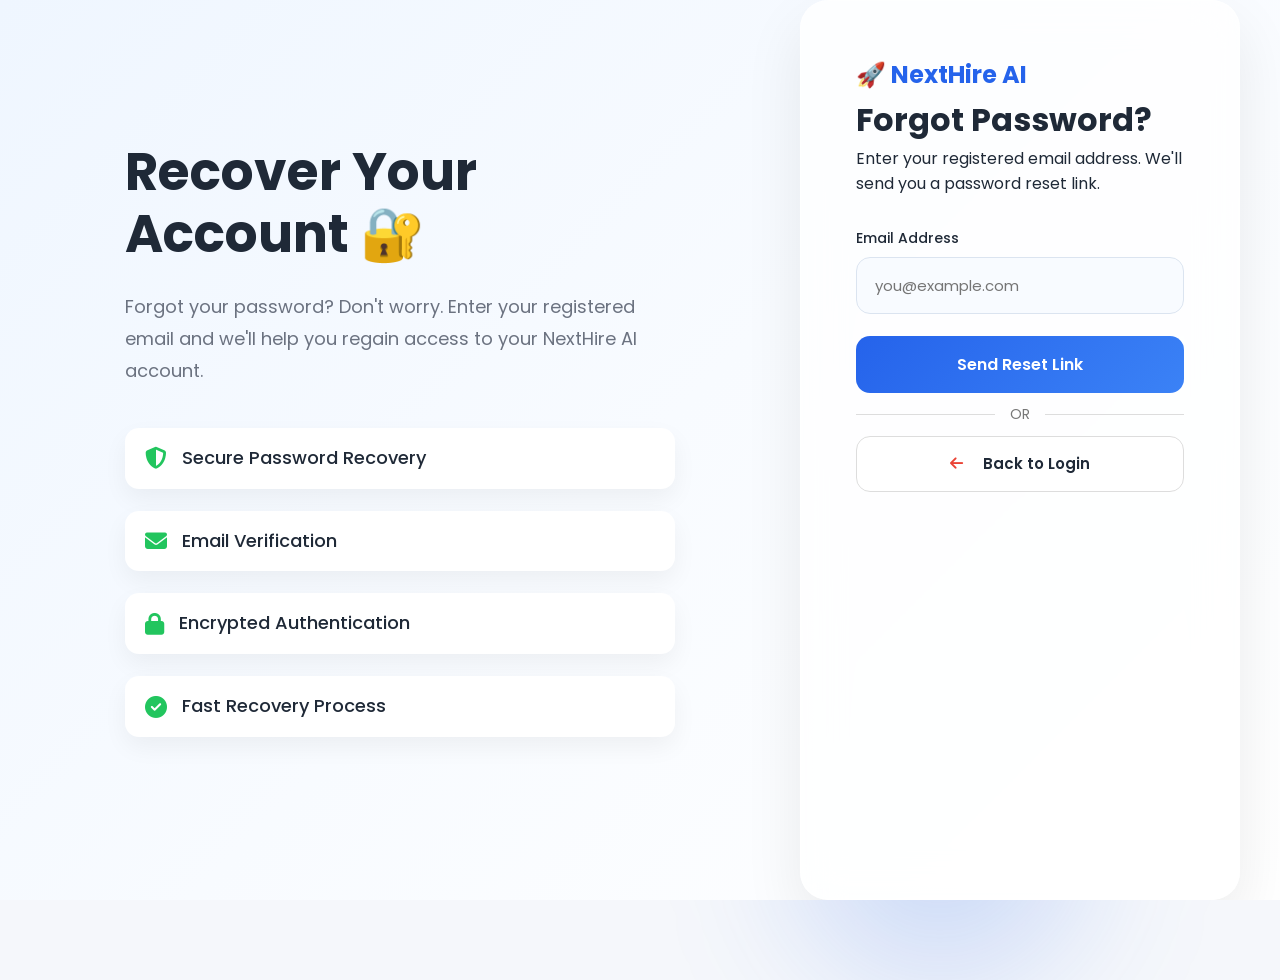
<file: frontend/forgot-password.html>
<!DOCTYPE html>
<html lang="en">

<head>

    <meta charset="UTF-8">

    <meta name="viewport" content="width=device-width, initial-scale=1.0">

    <title>Forgot Password | NextHire AI</title>

    <link rel="stylesheet" href="css/variables.css">
    <link rel="stylesheet" href="css/main.css">
    <link rel="stylesheet" href="css/login.css">
    <link rel="stylesheet" href="css/responsive.css">

    <link rel="preconnect" href="https://fonts.googleapis.com">

    <link rel="preconnect" href="https://fonts.gstatic.com" crossorigin>

    <link href="https://fonts.googleapis.com/css2?family=Poppins:wght@300;400;500;600;700&display=swap" rel="stylesheet">

    <link rel="stylesheet" href="https://cdnjs.cloudflare.com/ajax/libs/font-awesome/6.7.2/css/all.min.css">

</head>

<body>

<div class="blob blob1"></div>
<div class="blob blob2"></div>

<div class="auth-shell">

    <!-- LEFT SIDE -->

    <div class="auth-left">

        <div class="left-content">

            <h1>Recover Your Account 🔐</h1>

            <p>

                Forgot your password?
                Don't worry.
                Enter your registered email and we'll help you regain access to your NextHire AI account.

            </p>

            <div class="feature">
                <i class="fa-solid fa-shield-halved"></i>
                Secure Password Recovery
            </div>

            <div class="feature">
                <i class="fa-solid fa-envelope"></i>
                Email Verification
            </div>

            <div class="feature">
                <i class="fa-solid fa-lock"></i>
                Encrypted Authentication
            </div>

            <div class="feature">
                <i class="fa-solid fa-circle-check"></i>
                Fast Recovery Process
            </div>

        </div>

    </div>

    <!-- RIGHT SIDE -->

    <div class="auth-card">

        <div class="auth-header">

            <a href="index.html" class="brand">

                🚀 NextHire AI

            </a>

            <h1>Forgot Password?</h1>

            <p>

                Enter your registered email address.
                We'll send you a password reset link.

            </p>

        </div>

        <form class="auth-form" id="forgotForm">

            <label>

                Email Address

                <input
                    type="email"
                    id="email"
                    placeholder="you@example.com"
                    required
                >

            </label>

            <button class="login-btn" type="submit">

                Send Reset Link

            </button>

        </form>

        <div class="divider">

            <span>OR</span>

        </div>

        <a href="login.html" class="google-btn">

            <i class="fa-solid fa-arrow-left"></i>

            Back to Login

        </a>

    </div>

</div>

<script src="js/forgot-password.js"></script>

</body>

</html>
</file>
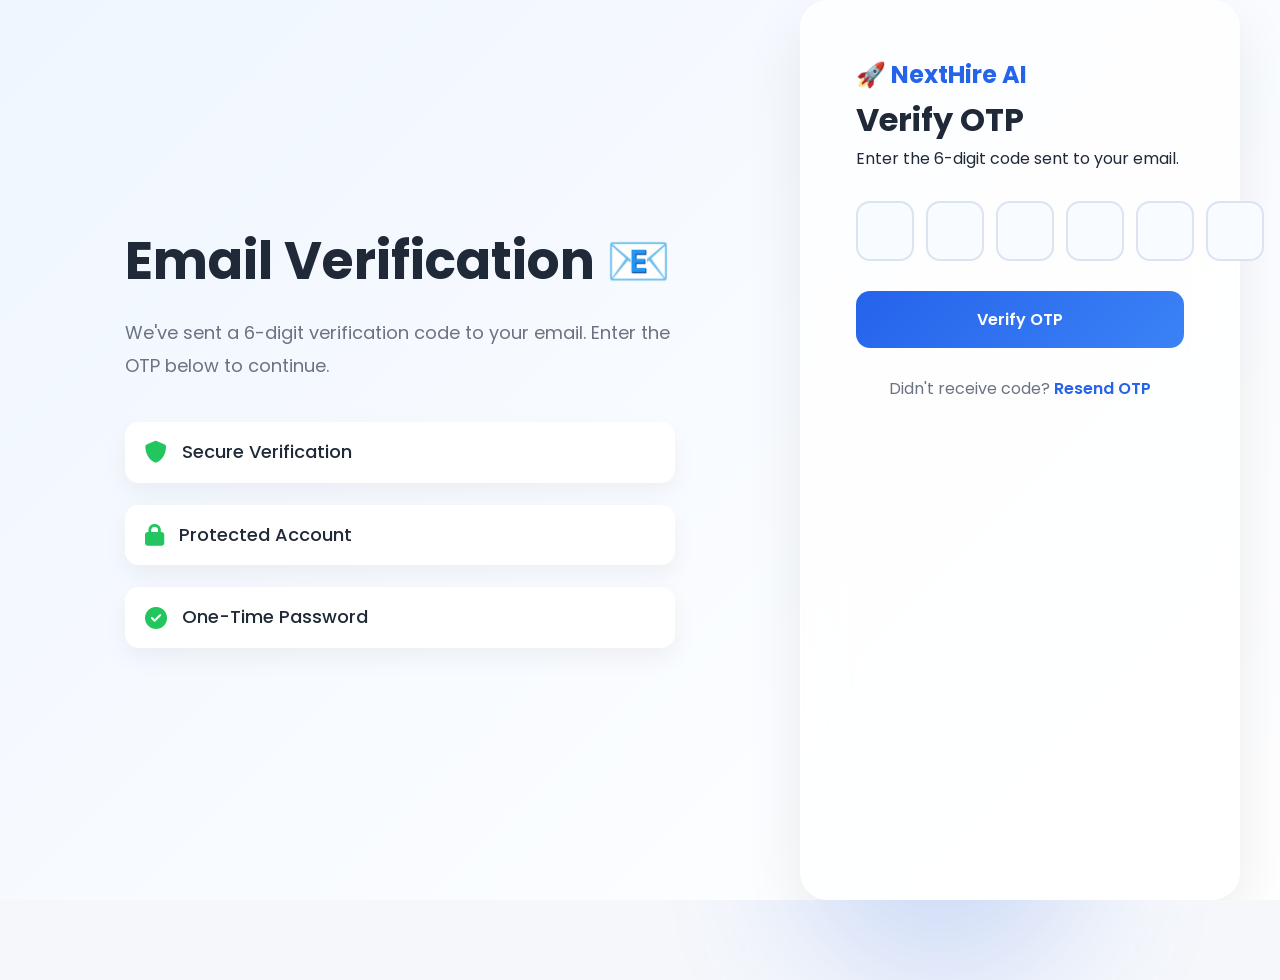
<file: frontend/otp.html>
<!DOCTYPE html>
<html lang="en">

<head>

<meta charset="UTF-8">

<meta name="viewport" content="width=device-width, initial-scale=1.0">

<title>OTP Verification | NextHire AI</title>

<link rel="stylesheet" href="css/variables.css">
<link rel="stylesheet" href="css/main.css">
<link rel="stylesheet" href="css/login.css">
<link rel="stylesheet" href="css/responsive.css">

<link rel="preconnect" href="https://fonts.googleapis.com">

<link rel="preconnect" href="https://fonts.gstatic.com" crossorigin>

<link href="https://fonts.googleapis.com/css2?family=Poppins:wght@300;400;500;600;700&display=swap" rel="stylesheet">

<link rel="stylesheet" href="https://cdnjs.cloudflare.com/ajax/libs/font-awesome/6.7.2/css/all.min.css">

</head>

<body>

<div class="blob blob1"></div>
<div class="blob blob2"></div>

<div class="auth-shell">

<div class="auth-left">

<div class="left-content">

<h1>Email Verification 📧</h1>

<p>

We've sent a 6-digit verification code to your email.

Enter the OTP below to continue.

</p>

<div class="feature">

<i class="fa-solid fa-shield"></i>

Secure Verification

</div>

<div class="feature">

<i class="fa-solid fa-lock"></i>

Protected Account

</div>

<div class="feature">

<i class="fa-solid fa-circle-check"></i>

One-Time Password

</div>

</div>

</div>

<div class="auth-card">

<div class="auth-header">

<a href="index.html" class="brand">

🚀 NextHire AI

</a>

<h1>Verify OTP</h1>

<p>

Enter the 6-digit code sent to your email.

</p>

</div>

<form id="otpForm">

<div class="otp-box">

<input maxlength="1" class="otp-input">

<input maxlength="1" class="otp-input">

<input maxlength="1" class="otp-input">

<input maxlength="1" class="otp-input">

<input maxlength="1" class="otp-input">

<input maxlength="1" class="otp-input">

</div>

<button class="login-btn">

Verify OTP

</button>

</form>

<p class="auth-footer">

Didn't receive code?

<a href="#">

Resend OTP

</a>

</p>

</div>

</div>

<script src="js/otp.js"></script>

</body>

</html>
</file>
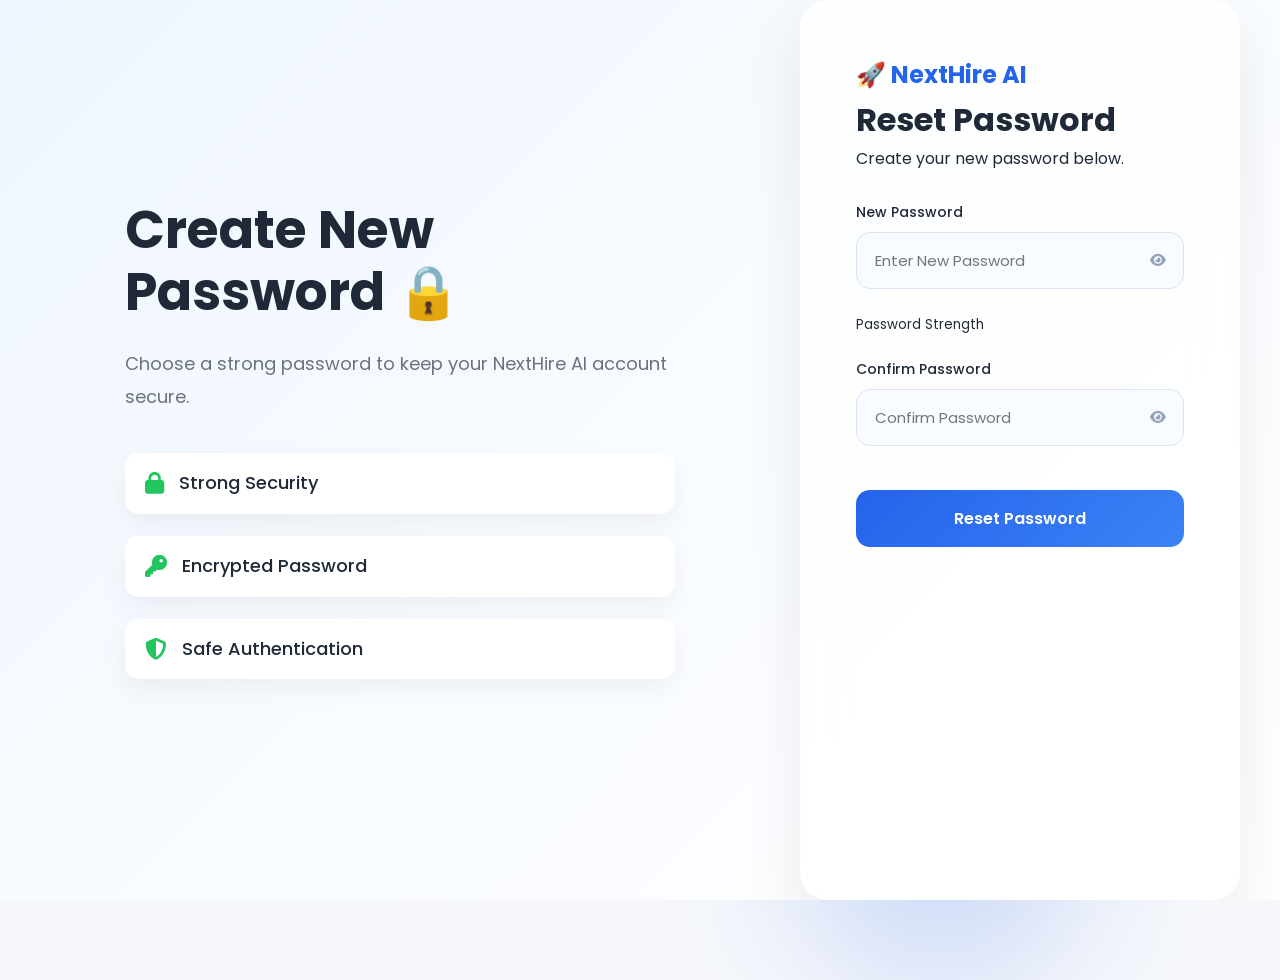
<file: frontend/reset-password.html>
<!DOCTYPE html>
<html lang="en">

<head>

<meta charset="UTF-8">

<meta name="viewport" content="width=device-width, initial-scale=1.0">

<title>Reset Password | NextHire AI</title>

<link rel="stylesheet" href="css/variables.css">
<link rel="stylesheet" href="css/main.css">
<link rel="stylesheet" href="css/login.css">
<link rel="stylesheet" href="css/responsive.css">

<link rel="preconnect" href="https://fonts.googleapis.com">

<link rel="preconnect" href="https://fonts.gstatic.com" crossorigin>

<link href="https://fonts.googleapis.com/css2?family=Poppins:wght@300;400;500;600;700&display=swap" rel="stylesheet">

<link rel="stylesheet" href="https://cdnjs.cloudflare.com/ajax/libs/font-awesome/6.7.2/css/all.min.css">

</head>

<body>

<div class="blob blob1"></div>
<div class="blob blob2"></div>

<div class="auth-shell">

<div class="auth-left">

<div class="left-content">

<h1>Create New Password 🔒</h1>

<p>

Choose a strong password to keep your NextHire AI account secure.

</p>

<div class="feature">

<i class="fa-solid fa-lock"></i>

Strong Security

</div>

<div class="feature">

<i class="fa-solid fa-key"></i>

Encrypted Password

</div>

<div class="feature">

<i class="fa-solid fa-shield-halved"></i>

Safe Authentication

</div>

</div>

</div>

<div class="auth-card">

<div class="auth-header">

<a href="index.html" class="brand">

🚀 NextHire AI

</a>

<h1>Reset Password</h1>

<p>

Create your new password below.

</p>

</div>

<form id="resetForm" class="auth-form">

<label>

New Password

<div class="password-box">

<input
type="password"
id="password"
placeholder="Enter New Password"
required>

<i class="fa-solid fa-eye" id="togglePassword"></i>

</div>

</label>

<div class="strength">

<div class="strength-bar">

<div class="strength-fill"></div>

</div>

<small>Password Strength</small>

</div>

<label>

Confirm Password

<div class="password-box">

<input
type="password"
id="confirmPassword"
placeholder="Confirm Password"
required>

<i class="fa-solid fa-eye" id="toggleConfirm"></i>

</div>

</label>

<p class="password-message"></p>

<button class="login-btn">

Reset Password

</button>

</form>

</div>

</div>

<script src="js/reset-password.js"></script>

</body>

</html>
</file>
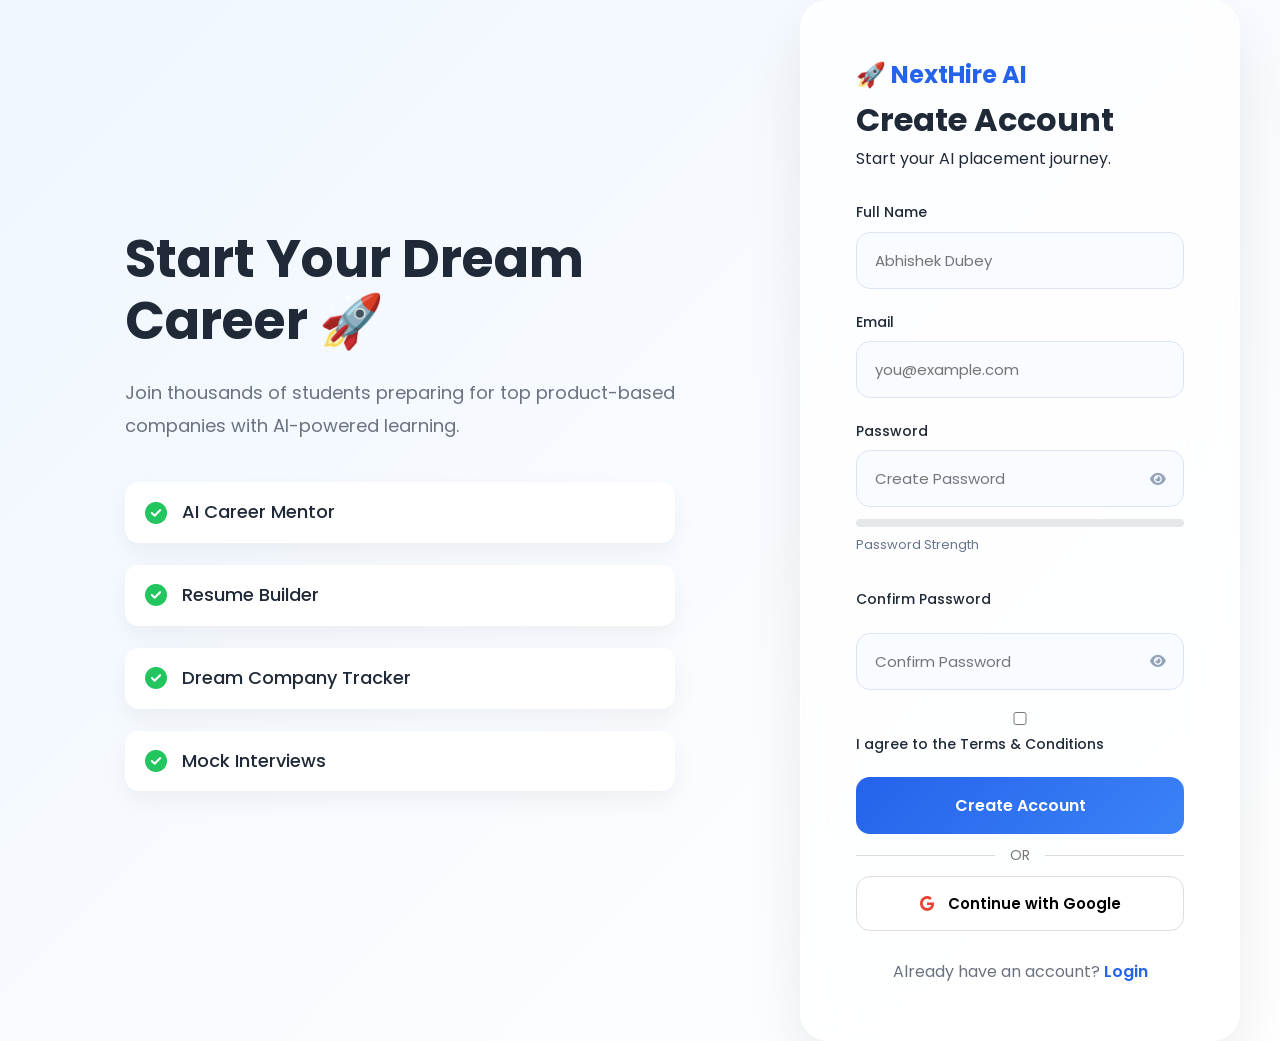
<file: frontend/signup.html>
<!DOCTYPE html>
<html lang="en">

<head>

    <meta charset="UTF-8">

    <meta name="viewport" content="width=device-width, initial-scale=1.0">

    <title>Create Account | NextHire AI</title>

    <link rel="stylesheet" href="css/variables.css">
    <link rel="stylesheet" href="css/main.css">
    <link rel="stylesheet" href="css/signup.css">
    <link rel="stylesheet" href="css/responsive.css">

    <link rel="preconnect" href="https://fonts.googleapis.com">

    <link href="https://fonts.googleapis.com/css2?family=Poppins:wght@300;400;500;600;700&display=swap" rel="stylesheet">

    <link rel="stylesheet" href="https://cdnjs.cloudflare.com/ajax/libs/font-awesome/6.7.2/css/all.min.css">

</head>

<body>

<div class="blob blob1"></div>
<div class="blob blob2"></div>

<div class="auth-shell">

    <!-- LEFT -->

    <div class="auth-left">

        <div class="left-content">

            <h1>Start Your Dream Career 🚀</h1>

            <p>

                Join thousands of students preparing for top product-based companies with AI-powered learning.

            </p>

            <div class="feature">

                <i class="fa-solid fa-circle-check"></i>

                AI Career Mentor

            </div>

            <div class="feature">

                <i class="fa-solid fa-circle-check"></i>

                Resume Builder

            </div>

            <div class="feature">

                <i class="fa-solid fa-circle-check"></i>

                Dream Company Tracker

            </div>

            <div class="feature">

                <i class="fa-solid fa-circle-check"></i>

                Mock Interviews

            </div>

        </div>

    </div>

    <!-- RIGHT -->

    <div class="auth-card">

        <div class="auth-header">

            <a href="index.html" class="brand">

                🚀 NextHire AI

            </a>

            <h1>Create Account</h1>

            <p>

                Start your AI placement journey.

            </p>

        </div>

        <form class="auth-form">

            <label>

                Full Name

                <input type="text" placeholder="Abhishek Dubey" required>

            </label>

            <label>

                Email

                <input type="email" placeholder="you@example.com" required>

            </label>

            <label>

                Password

                <div class="password-box">

                    <input
                        id="password"
                        type="password"
                        placeholder="Create Password"
                        required
                    >

                    <i class="fa-solid fa-eye" id="togglePassword"></i>

                </div>

            </label>

            <!-- Password Strength -->

            <div class="strength">

                <div class="strength-bar">

                    <div class="strength-fill"></div>

                </div>

                <small>Password Strength</small>

            </div>

            <label>

                Confirm Password
<p class="password-message"></p>
                <div class="password-box">

                    <input
                        id="confirmPassword"
                        type="password"
                        placeholder="Confirm Password"
                        required
                    >

                    <i class="fa-solid fa-eye" id="toggleConfirm"></i>

                </div>

            </label>

            <label class="check-row">

                <input type="checkbox" required>

                I agree to the Terms & Conditions

            </label>

            <button class="login-btn">

                Create Account

            </button>

        </form>

        <div class="divider">

            <span>OR</span>

        </div>

        <button class="google-btn">

            <i class="fa-brands fa-google"></i>

            Continue with Google

        </button>

        <p class="auth-footer">

            Already have an account?

            <a href="login.html">

                Login

            </a>

        </p>

    </div>

</div>

<script src="js/signup.js"></script>

</body>

</html>
</file>
<file: frontend/css/variables.css>
:root {
  --primary: #2563eb;
  --secondary: #1e40af;
  --success: #22c55e;
  --danger: #ef4444;
  --warning: #f59e0b;

  --bg: #f5f7fb;
  --card: #ffffff;

  --text: #1f2937;
  --text-light: #6b7280;

  --radius: 16px;
  --shadow: 0 10px 25px rgba(0, 0, 0, 0.08);
}
</file>
<file: frontend/css/main.css>
/* =========================
   RESET
========================= */

* {
  margin: 0;
  padding: 0;
  box-sizing: border-box;
}

html {
  scroll-behavior: smooth;
}

body {
  font-family: "Poppins", sans-serif;
  background: var(--bg);
  color: var(--text);
  line-height: 1.6;
}

img {
  max-width: 100%;
  display: block;
}

a {
  text-decoration: none;
  color: inherit;
}

ul {
  list-style: none;
}

button {
  border: none;
  outline: none;
  cursor: pointer;
  font-family: inherit;
}

input {
  font-family: inherit;
}

/* =========================
   COMMON CONTAINER
========================= */

.container {
  width: min(1200px, 90%);
  margin: auto;
}

/* =========================
   COMMON BUTTONS
========================= */

.btn {
  display: inline-flex;
  align-items: center;
  justify-content: center;
  padding: 14px 28px;
  border-radius: 12px;
  font-weight: 600;
  transition: 0.3s;
}

.btn-primary {
  background: var(--primary);
  color: #fff;
}

.btn-primary:hover {
  transform: translateY(-2px);
}

.btn-outline {
  border: 2px solid var(--primary);
  color: var(--primary);
}

.btn-outline:hover {
  background: var(--primary);
  color: #fff;
}

/* =========================
   COMMON SECTION
========================= */

section {
  padding: 80px 0;
}
</file>
<file: frontend/css/login.css>
/*==========================
    LOGIN PAGE
==========================*/

.auth-shell{

    min-height:100vh;

    display:grid;

    grid-template-columns:1fr 480px;

    background:linear-gradient(
        135deg,
        #eff6ff,
        #f8fbff,
        #ffffff
    );

    position:relative;

    overflow:hidden;

}

/* LEFT */

.auth-left {
  display: flex;

  justify-content: center;

  align-items: center;

  padding: 80px;
}

.left-content {
  max-width: 550px;
}

.left-content h1 {
  font-size: 52px;

  line-height: 1.2;

  margin-bottom: 25px;

  color: var(--text);
}

.left-content p {
  font-size: 18px;

  color: var(--text-light);

  line-height: 1.8;

  margin-bottom: 40px;
}

.feature {
  display: flex;

  align-items: center;

  gap: 15px;

  margin-bottom: 22px;

  font-size: 18px;

  font-weight: 500;
}

.feature i {
  color: #22c55e;

  font-size: 22px;
}

/* RIGHT */

.auth-card{

    width:440px;

    padding:55px;

    border-radius:28px;

    background:rgba(255,255,255,.75);

    backdrop-filter:blur(20px);

    border:1px solid rgba(255,255,255,.4);

    box-shadow:0 25px 60px rgba(0,0,0,.08);

}

/* ==========================
   AUTH FORM
========================== */

.auth-form {
  display: flex;
  flex-direction: column;
  gap: 22px;
  margin-top: 30px;
}

.auth-form label {
  display: flex;
  flex-direction: column;
  gap: 8px;
  font-size: 14px;
  font-weight: 500;
  color: var(--text);
}

.auth-form input {
  width: 100%;

  padding: 16px 18px;

  border: 1.5px solid #dbe4f0;

  border-radius: 14px;

  font-size: 15px;

  transition: 0.3s;

  background: #f8fbff;
}

.auth-form input:hover{

    border-color:#60a5fa;

}
.auth-form input:focus {
  outline: none;

  border-color: var(--primary);

  background: #fff;

  box-shadow: 0 0 0 4px rgba(37, 99, 235, 0.12);
}

.login-btn {
  width: 100%;

  padding: 16px;

  border: none;

  border-radius: 14px;

  background: linear-gradient(135deg, #2563eb, #3b82f6);

  color: white;

  font-size: 16px;

  font-weight: 600;

  cursor: pointer;

  transition: 0.35s;
}

.login-btn{

    position:relative;

    overflow:hidden;

}

.login-btn::before{

    content:"";

    position:absolute;

    width:0;

    height:0;

    border-radius:50%;

    background:rgba(255,255,255,.25);

    top:50%;

    left:50%;

    transform:translate(-50%,-50%);

    transition:.5s;

}

.login-btn:hover::before{

    width:400px;

    height:400px;

}

.login-btn:hover {
  transform: translateY(-3px);

  box-shadow: 0 18px 35px rgba(37, 99, 235, 0.35);
}

.divider {
  display: flex;

  align-items: center;

  justify-content: center;

  margin: 10px 0;

  position: relative;
}

.divider::before,
.divider::after {
  content: "";

  flex: 1;

  height: 1px;

  background: #ddd;
}

.divider span {
  margin: 0 15px;

  color: #777;

  font-size: 14px;
}

.google-btn {
  width: 100%;

  padding: 15px;

  border: 1px solid #ddd;

  border-radius: 14px;

  background: #fff;

  font-size: 15px;

  font-weight: 600;

  cursor: pointer;

  transition: 0.3s;
}

.google-btn i {
  color: #ea4335;

  margin-right: 10px;
}

.google-btn:hover {
  background: #f8f9fb;
}

/* ==========================
   PASSWORD BOX
========================== */

.password-box{

    position:relative;

}

.password-box input{

    padding-right:50px;

}

.password-box i{

    position:absolute;

    right:18px;

    top:50%;

    transform:translateY(-50%);

    color:#94a3b8;

    cursor:pointer;

    transition:.3s;

}

.password-box i:hover{

    color:var(--primary);

}

.blob{

    position:absolute;

    border-radius:50%;

    filter:blur(70px);

    animation:floatBlob 8s ease-in-out infinite;

}

@keyframes floatBlob{

    0%{

        transform:translateY(0px);

    }

    50%{

        transform:translateY(-30px);

    }

    100%{

        transform:translateY(0px);

    }

}

.blob1{

    width:320px;

    height:320px;

    background:#60a5fa55;

    top:-100px;

    left:-100px;

}

.blob2{

    width:280px;

    height:280px;

    background:#2563eb33;

    bottom:-80px;

    right:200px;

}

/* ==========================
   PAGE ANIMATION
========================== */

.auth-left{

    animation:slideLeft .8s ease;

}

.auth-card{

    animation:slideRight .8s ease;

}

@keyframes slideLeft{

    from{

        opacity:0;

        transform:translateX(-60px);

    }

    to{

        opacity:1;

        transform:translateX(0);

    }

}

@keyframes slideRight{

    from{

        opacity:0;

        transform:translateX(60px);

    }

    to{

        opacity:1;

        transform:translateX(0);

    }

}

.feature{

    background:white;

    padding:16px 20px;

    border-radius:14px;

    box-shadow:0 10px 25px rgba(0,0,0,.05);

    transition:.3s;

}

.feature:hover{

    transform:translateX(8px);

}

.brand{

    font-size:24px;

    font-weight:700;

    color:var(--primary);

}

.brand:hover{

    color:#1d4ed8;

}

.auth-footer{

    margin-top:28px;

    text-align:center;

    color:var(--text-light);

}

.auth-footer a{

    color:var(--primary);

    font-weight:600;

}
.google-btn{

    display:flex;

    justify-content:center;

    align-items:center;

    gap:10px;

    text-decoration:none;

}

/* OTP */

.otp-box{

display:flex;

justify-content:space-between;

gap:12px;

margin:30px 0;

}

.otp-input{

width:58px;

height:60px;

text-align:center;

font-size:22px;

font-weight:700;

border-radius:14px;

border:2px solid #dbe4f0;

transition:.3s;

background:#f8fbff;

}

.otp-input:focus{

border-color:var(--primary);

box-shadow:0 0 0 4px rgba(37,99,235,.12);

outline:none;

}
</file>
<file: frontend/css/responsive.css>
/* ===========================
   LAPTOP / SMALL DESKTOP
=========================== */

@media (max-width: 1100px) {
  .hero .container {
    gap: 28px;
  }

  .dashboard-cards {
    flex-wrap: wrap;
  }

  .dashboard-card {
    min-width: calc(50% - 8px);
  }
}

/* ===========================
   TABLET (900px and below)
=========================== */

@media (max-width: 900px) {
  .hero .container {
    grid-template-columns: 1fr;
    text-align: center;
  }

  .hero-content {
    max-width: 700px;
    margin: 0 auto;
  }

  .hero-buttons {
    justify-content: center;
  }

  .hero-badges,
  .hero-stats {
    justify-content: center;
  }

  .features-grid {
    grid-template-columns: repeat(2, minmax(0, 1fr));
  }

  .workflow-grid {
    grid-template-columns: repeat(2, minmax(0, 1fr));
  }

  .testimonials-grid {
    grid-template-columns: 1fr;
  }

  .contact-container {
    flex-direction: column;
  }

  .dashboard-preview {
    transform: none;
  }
}

/* ===========================
   TABLET / MOBILE (768px and below)
=========================== */

@media (max-width: 768px) {
  .navbar {
    padding: 14px 0;
  }

  .navbar .container {
    gap: 14px;
  }

  .logo a {
    font-size: 22px;
  }

  .menu-toggle {
    display: block;
  }

  .nav-buttons {
    display: none;
  }

  .nav-links {
    display: none;
    position: absolute;
    top: 74px;
    right: 0;
    left: 0;
    width: auto;
    margin: 0 12px;
    background: rgba(255, 255, 255, 0.97);
    backdrop-filter: blur(14px);
    flex-direction: column;
    align-items: center;
    gap: 14px;
    padding: 20px 16px;
    box-shadow: 0 16px 40px rgba(15, 23, 42, 0.16);
    border: 1px solid rgba(148, 163, 184, 0.2);
    border-radius: 18px;
    transform: translateY(-8px);
    opacity: 0;
    pointer-events: none;
    transition: 0.25s ease;
  }

  .nav-links.show {
    display: flex;
    opacity: 1;
    transform: translateY(0);
    pointer-events: auto;
  }

  .nav-links a {
    padding: 4px 0;
  }

  .hero {
    margin-top: 76px;
    padding: 84px 0 70px;
  }

  .hero-content h1 {
    font-size: clamp(2rem, 6vw, 2.7rem);
  }

  .hero-buttons {
    flex-direction: column;
    align-items: center;
    gap: 15px;
  }

  .hero-buttons a {
    width: min(100%, 280px);
    max-width: 100%;
  }

  .hero-stats {
    justify-content: center;
  }

  .hero-badges {
    justify-content: center;
  }

  .stat {
    min-width: 110px;
    flex: 1;
  }

  .dashboard-cards {
    flex-direction: column;
  }

  .dashboard-card {
    width: 100%;
  }

  .section-title {
    margin-bottom: 40px;
  }

  .footer-top {
    grid-template-columns: 1fr;
  }

  .footer-bottom {
    flex-direction: column;
    align-items: flex-start;
  }
}

/* ===========================
   MOBILE (576px and below)
=========================== */

@media (max-width: 576px) {
  .container {
    width: min(92%, 1200px);
  }

  .hero {
    padding: 72px 0 60px;
  }

  .hero-badge {
    justify-content: center;
    text-align: center;
    font-size: 13px;
    padding: 8px 12px;
  }

  .hero-content h1 {
    font-size: 2rem;
  }

  .hero-content p {
    font-size: 15px;
  }

  .hero-stats {
    flex-direction: column;
    align-items: stretch;
  }

  .stat {
    min-width: 0;
  }

  .features-grid,
  .workflow-grid {
    grid-template-columns: 1fr;
  }

  .feature-card,
  .step-card,
  .testimonial-card,
  .faq-item,
  .contact-info,
  .contact-form {
    padding: 18px;
  }

  .faq-question {
    gap: 12px;
  }

  .faq-question h3 {
    font-size: 1rem;
  }

  .social-links {
    flex-wrap: wrap;
  }

  .footer-bottom-links {
    gap: 10px 12px;
  }
}
/* ==========================
   LOGIN PAGE
========================== */

@media(max-width:992px){

.auth-shell{

    grid-template-columns:1fr;

}

.auth-left{

    display:none;

}

.auth-card{

    width:min(92%,430px);

    margin:50px auto;

}

}

@media(max-width:576px){

.auth-card{

    padding:30px 24px;

}

.auth-header h1{

    font-size:32px;

}

.login-btn{

    padding:15px;

}

}
</file>
<file: frontend/css/signup.css>
/*==========================
    SIGNUP PAGE
==========================*/

.auth-shell{

    min-height:100vh;

    display:grid;

    grid-template-columns:1fr 480px;

    background:linear-gradient(
        135deg,
        #eff6ff,
        #f8fbff,
        #ffffff
    );

    position:relative;

    overflow:hidden;

}

/* LEFT */

.auth-left {
  display: flex;

  justify-content: center;

  align-items: center;

  padding: 80px;
}

.left-content {
  max-width: 550px;
}

.left-content h1 {
  font-size: 52px;

  line-height: 1.2;

  margin-bottom: 25px;

  color: var(--text);
}

.left-content p {
  font-size: 18px;

  color: var(--text-light);

  line-height: 1.8;

  margin-bottom: 40px;
}

.feature {
  display: flex;

  align-items: center;

  gap: 15px;

  margin-bottom: 22px;

  font-size: 18px;

  font-weight: 500;
}

.feature i {
  color: #22c55e;

  font-size: 22px;
}

/* RIGHT */

.auth-card{

    width:440px;

    padding:55px;

    border-radius:28px;

    background:rgba(255,255,255,.75);

    backdrop-filter:blur(20px);

    border:1px solid rgba(255,255,255,.4);

    box-shadow:0 25px 60px rgba(0,0,0,.08);

}

/* ==========================
   AUTH FORM
========================== */

.auth-form {
  display: flex;
  flex-direction: column;
  gap: 22px;
  margin-top: 30px;
}

.auth-form label {
  display: flex;
  flex-direction: column;
  gap: 8px;
  font-size: 14px;
  font-weight: 500;
  color: var(--text);
}

.auth-form input {
  width: 100%;

  padding: 16px 18px;

  border: 1.5px solid #dbe4f0;

  border-radius: 14px;

  font-size: 15px;

  transition: 0.3s;

  background: #f8fbff;
}

.auth-form input:hover{

    border-color:#60a5fa;

}
.auth-form input:focus {
  outline: none;

  border-color: var(--primary);

  background: #fff;

  box-shadow: 0 0 0 4px rgba(37, 99, 235, 0.12);
}

.login-btn {
  width: 100%;

  padding: 16px;

  border: none;

  border-radius: 14px;

  background: linear-gradient(135deg, #2563eb, #3b82f6);

  color: white;

  font-size: 16px;

  font-weight: 600;

  cursor: pointer;

  transition: 0.35s;
}

.login-btn{

    position:relative;

    overflow:hidden;

}

.login-btn::before{

    content:"";

    position:absolute;

    width:0;

    height:0;

    border-radius:50%;

    background:rgba(255,255,255,.25);

    top:50%;

    left:50%;

    transform:translate(-50%,-50%);

    transition:.5s;

}

.login-btn:hover::before{

    width:400px;

    height:400px;

}

.login-btn:hover {
  transform: translateY(-3px);

  box-shadow: 0 18px 35px rgba(37, 99, 235, 0.35);
}

.divider {
  display: flex;

  align-items: center;

  justify-content: center;

  margin: 10px 0;

  position: relative;
}

.divider::before,
.divider::after {
  content: "";

  flex: 1;

  height: 1px;

  background: #ddd;
}

.divider span {
  margin: 0 15px;

  color: #777;

  font-size: 14px;
}

.google-btn {
  width: 100%;

  padding: 15px;

  border: 1px solid #ddd;

  border-radius: 14px;

  background: #fff;

  font-size: 15px;

  font-weight: 600;

  cursor: pointer;

  transition: 0.3s;
}

.google-btn i {
  color: #ea4335;

  margin-right: 10px;
}

.google-btn:hover {
  background: #f8f9fb;
}

/* ==========================
   PASSWORD BOX
========================== */

.password-box{

    position:relative;

}

.password-box input{

    padding-right:50px;

}

.password-box i{

    position:absolute;

    right:18px;

    top:50%;

    transform:translateY(-50%);

    color:#94a3b8;

    cursor:pointer;

    transition:.3s;

}

.password-box i:hover{

    color:var(--primary);

}

.blob{

    position:absolute;

    border-radius:50%;

    filter:blur(70px);

    animation:floatBlob 8s ease-in-out infinite;

}

@keyframes floatBlob{

    0%{

        transform:translateY(0px);

    }

    50%{

        transform:translateY(-30px);

    }

    100%{

        transform:translateY(0px);

    }

}

.blob1{

    width:320px;

    height:320px;

    background:#60a5fa55;

    top:-100px;

    left:-100px;

}

.blob2{

    width:280px;

    height:280px;

    background:#2563eb33;

    bottom:-80px;

    right:200px;

}

/* ==========================
   PAGE ANIMATION
========================== */

.auth-left{

    animation:slideLeft .8s ease;

}

.auth-card{

    animation:slideRight .8s ease;

}

@keyframes slideLeft{

    from{

        opacity:0;

        transform:translateX(-60px);

    }

    to{

        opacity:1;

        transform:translateX(0);

    }

}

@keyframes slideRight{

    from{

        opacity:0;

        transform:translateX(60px);

    }

    to{

        opacity:1;

        transform:translateX(0);

    }

}

.feature{

    background:white;

    padding:16px 20px;

    border-radius:14px;

    box-shadow:0 10px 25px rgba(0,0,0,.05);

    transition:.3s;

}

.feature:hover{

    transform:translateX(8px);

}

.brand{

    font-size:24px;

    font-weight:700;

    color:var(--primary);

}

.brand:hover{

    color:#1d4ed8;

}

.auth-footer{

    margin-top:28px;

    text-align:center;

    color:var(--text-light);

}

.auth-footer a{

    color:var(--primary);

    font-weight:600;

}

/* ===========================
   PASSWORD STRENGTH
=========================== */

.strength{

    margin-top:-10px;

    margin-bottom:10px;

}

.strength-bar{

    width:100%;

    height:8px;

    background:#e5e7eb;

    border-radius:30px;

    overflow:hidden;

}

.strength-fill{

    width:0%;

    height:100%;

    background:#ef4444;

    transition:.35s;

    border-radius:30px;

}

.strength small{

    display:block;

    margin-top:8px;

    color:#64748b;

    font-size:13px;

}

.password-message{

    margin-top:6px;

    font-size:13px;

    font-weight:500;

}
</file>
